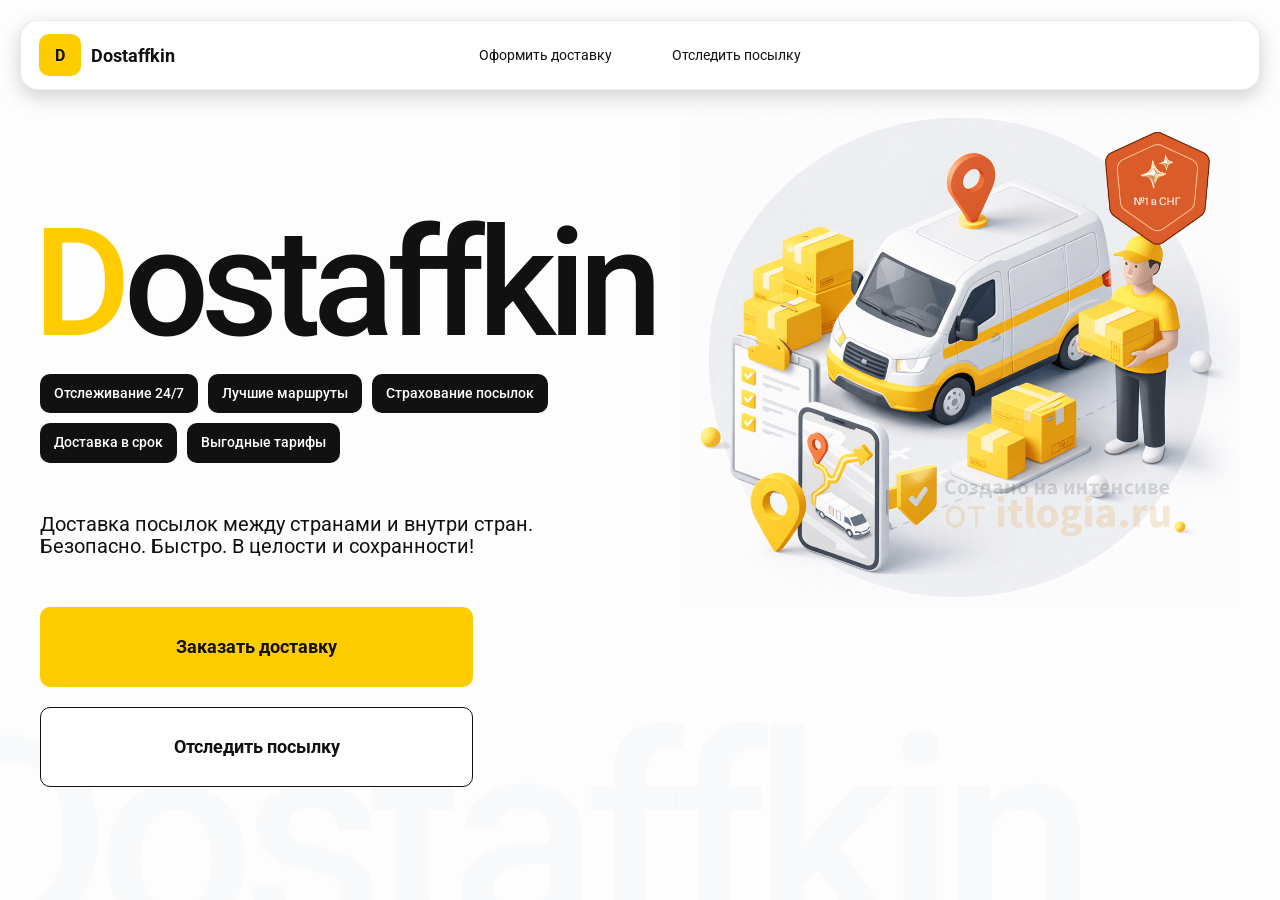
<file: index.html>
<!DOCTYPE html>
<html lang="en">

<head>
    <meta charset="UTF-8">
    <meta name="viewport" content="width=device-width,initial-scale=1,maximum-scale=1,user-scalable=0" />
    <title>Dostaffkin — Доставка посылок между странами и внутри стран. Безопасно. Быстро. В целости и сохранности!
    </title>

    <link rel="stylesheet" href="styles/base.css" />
    <link rel="stylesheet" href="styles/base_adaptive.css" />
    <link rel="stylesheet" href="styles/index.css" />
    <link rel="stylesheet" href="styles/index_adaptive.css" />
</head>

<body>

    <div class="container">
        <header class="header">
            <a class="header-brand" href="#">
                <div class="header-logo">D</div>
                <div class="header-title">Dostaffkin</div>
            </a>
            <nav class="header-menu">
                <a class="header-link" href="./order.html">Оформить <span>доставку</span></a>
                <a class="header-link" href="./track.html">Отследить <span>посылку</span></a>
            </nav>
        </header>
        <main class="main">
            <section class="main-info">
                <div class="main-title">
                    <span>D</span>ostaffkin
                </div>
                <div class="main-features">
                    <div class="main-feature">Отслеживание 24/7</div>
                    <div class="main-feature">Лучшие маршруты</div>
                    <div class="main-feature">Страхование посылок</div>
                    <div class="main-feature">Доставка в срок</div>
                    <div class="main-feature">Выгодные тарифы</div>
                </div>
                <div class="main-description">
                    Доставка посылок между странами и внутри стран.
                    Безопасно. Быстро. В целости и сохранности!
                </div>
                <div class="main-actions">
                    <a class="button" type="button" href="./order.html">Заказать доставку</a>
                    <a class="button button-white" type="button" href="./track.html">Отследить посылку</a>
                </div>
            </section>
            <div class="main-title-ghost">Dostaffkin</div>
            <section class="main-image">
                <img src="img/main-image.png" alt="Main image" />
            </section>
        </main>
    </div>

</body>

</html>
</file>
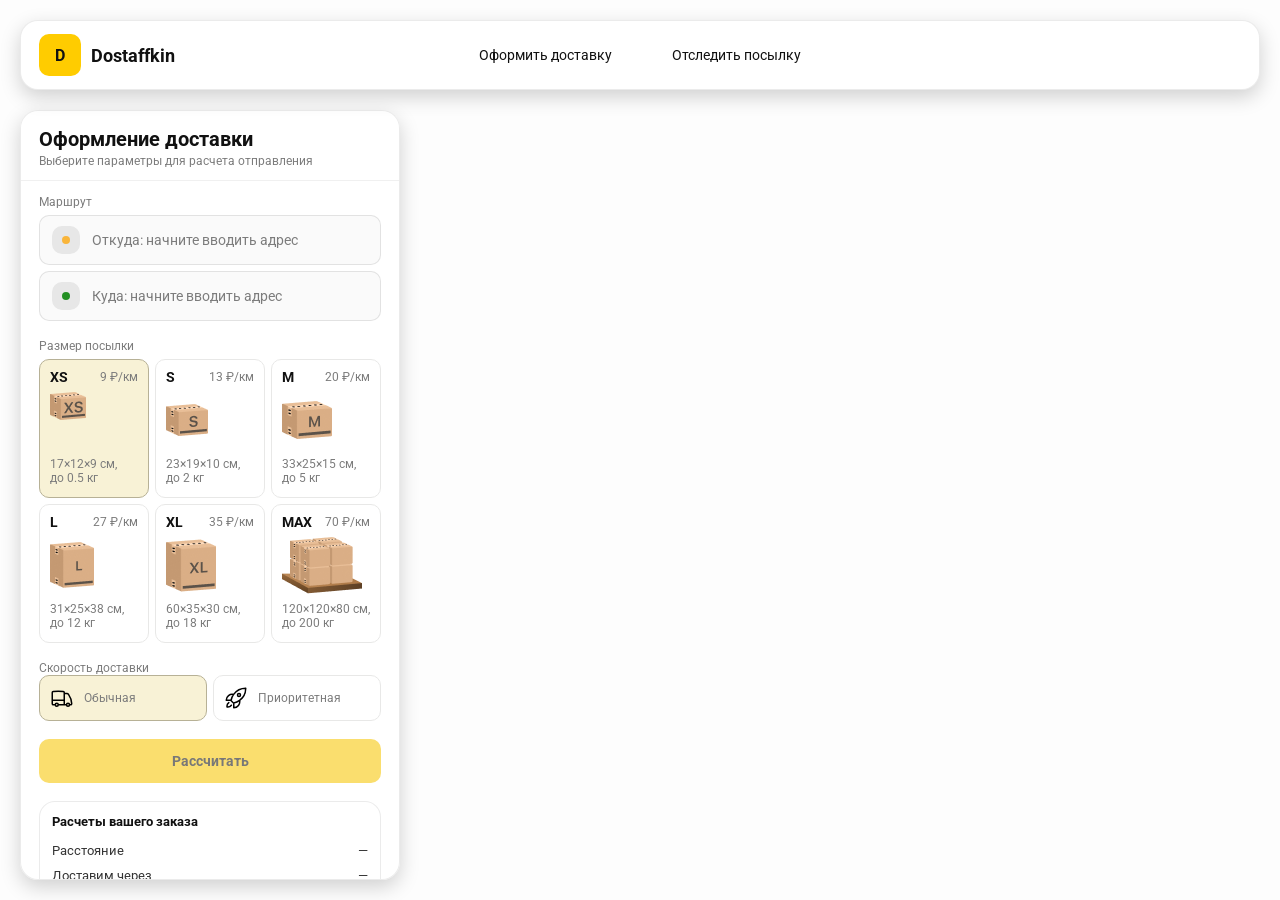
<file: order.html>
<!doctype html>
<html lang="ru">

<head>
    <meta charset="utf-8" />
    <meta name="viewport" content="width=device-width,initial-scale=1,maximum-scale=1,user-scalable=0" />
    <title>Оформление доставки</title>

    <link rel="stylesheet" href="styles/base.css" />
    <link rel="stylesheet" href="styles/base_adaptive.css" />

    <link rel="stylesheet" href="styles/order.css" />
    <link rel="stylesheet" href="styles/order_adaptive.css" />

    <script src="https://api-maps.yandex.ru/2.1/?lang=ru_RU&apikey=77bd0fd0-1175-46b7-8ab5-28402d75b8a6&suggest_apikey=65564f4c-04b5-4ac0-a503-022fc22219de" type="text/javascript"></script>
</head>

<body>
    <div id="map"></div>
    <header class="header">
        <a class="header-brand" href="./index.html">
            <div class="header-logo">D</div>
            <div class="header-title">Dostaffkin</div>
        </a>
        <nav class="header-menu">
            <a class="header-link" href="#">Оформить <span>доставку</span></a>
            <a class="header-link" href="./track.html">Отследить <span>посылку</span></a>
        </nav>
    </header>
    <aside class="main" id="sidebar">
        <div class="main-header">
            <div class="main-title">Оформление доставки</div>
            <div class="main-text">Выберите параметры для расчета отправления</div>
        </div>
        <div class="main-content">
            <div class="main-route">
                <div class="main-block-title">Маршрут</div>
                <div class="main-fields">
                    <div class="main-field" id="fromField">
                        <div class="main-pin"></div>
                        <input id="from" placeholder="Откуда: начните вводить адрес" autocomplete="off" />
                        <div class="main-ac" id="fromAc" role="listbox" aria-label="Подсказки адресов"></div>
                    </div>
                    <div class="main-field" id="toField">
                        <div class="main-pin"></div>
                        <input id="to" placeholder="Куда: начните вводить адрес" autocomplete="off" />
                        <div class="main-ac" id="toAc" role="listbox" aria-label="Подсказки адресов"></div>
                    </div>
                </div>
            </div>
            <div class="main-package">
                <div class="main-block-title">Размер посылки</div>
                <div class="main-sizes">
                    <div class="main-size-card is-active" data-value="xs">
                        <div class="main-size-top">
                            <div class="main-size-label">XS</div>
                            <div class="main-size-rate">9 ₽/км</div>
                        </div>
                        <div class="main-size-media">
                            <img src="img/size/xs.png" alt="Короб XS" />
                        </div>
                        <div class="main-size-description">17×12×9 см,<br>до 0.5 кг</div>
                    </div>
                    <div class="main-size-card" data-value="s">
                        <div class="main-size-top">
                            <div class="main-size-label">S</div>
                            <div class="main-size-rate">13 ₽/км</div>
                        </div>
                        <div class="main-size-media">
                            <img src="img/size/s.png" alt="Короб S" />
                        </div>
                        <div class="main-size-description">23×19×10 см,<br>до 2 кг</div>
                    </div>
                    <div class="main-size-card" data-value="m">
                        <div class="main-size-top">
                            <div class="main-size-label">M</div>
                            <div class="main-size-rate">20 ₽/км</div>
                        </div>
                        <div class="main-size-media">
                            <img src="img/size/m.png" alt="Короб M" />
                        </div>
                        <div class="main-size-description">33×25×15 см,<br>до 5 кг</div>
                    </div>
                    <div class="main-size-card" data-value="l">
                        <div class="main-size-top">
                            <div class="main-size-label">L</div>
                            <div class="main-size-rate">27 ₽/км</div>
                        </div>
                        <div class="main-size-media">
                            <img src="img/size/l.png" alt="Короб L" />
                        </div>
                        <div class="main-size-description">31×25×38 см,<br>до 12 кг</div>
                    </div>
                    <div class="main-size-card" data-value="xl">
                        <div class="main-size-top">
                            <div class="main-size-label">XL</div>
                            <div class="main-size-rate">35 ₽/км</div>
                        </div>
                        <div class="main-size-media">
                            <img src="img/size/xl.png" alt="Короб XL" />
                        </div>
                        <div class="main-size-description">60×35×30 см,<br>до 18 кг</div>
                    </div>
                    <div class="main-size-card" data-value="max">
                        <div class="main-size-top">
                            <div class="main-size-label">MAX</div>
                            <div class="main-size-rate">70 ₽/км</div>
                        </div>
                        <div class="main-size-media main-size-media-palleta">
                            <img src="img/size/max.png" alt="Паллета" />
                        </div>
                        <div class="main-size-description">120×120×80 см,<br>до 200 кг</div>
                    </div>
                </div>
            </div>
            <div class="main-speed">
                <div class="main-block-title">Скорость доставки</div>

                <div class="main-speeds">
                    <div class="main-speed-card is-active" data-value="regular">
                        <img class="main-speed-media" src="img/icons/regular.svg" alt="Regular" />
                        <div class="main-speed-description">Обычная</div>
                    </div>
                    <div class="main-speed-card" data-value="fast">
                        <img class="main-speed-media" src="img/icons/fast.svg" alt="Fast" />
                        <div class="main-speed-description">Приоритетная</div>
                    </div>

                </div>
            </div>
            <div class="main-calculate-block">
                <button id="calc" class="button calculate-button" type="button" disabled>Рассчитать</button>
            </div>
            <div class="main-result" id="result">
                <div class="main-result-title">Расчеты вашего заказа</div>
                <div class="main-result-lines">
                    <div class="main-result-line"><span>Расстояние</span><span id="distanceValue">—</span></div>
                    <div class="main-result-line"><span>Доставим через</span><span id="durationValue">—</span></div>
                    <div class="main-result-line"><span>Тариф</span><span id="rateValue">—</span></div>
                </div>
                <div class="main-price">
                    <div class="main-price-label">Итого</div>
                    <div class="main-price-value" id="totalValue">—</div>
                </div>
            </div>
            <div class="main-order-box">
                <div class="main-order-form" id="orderForm">
                    <div class="main-order-title">Оформление доставки</div>
                    <div class="main-block-info-row">
                        <div class="main-block-title">Контакты</div>
                        <div class="order-fields">
                            <div class="main-field">
                                <input id="customerName" placeholder="Ваше имя" autocomplete="off" />
                            </div>
                            <div class="main-field">
                                <input id="customerPhone" placeholder="Ваш телефон" autocomplete="off"
                                    inputmode="tel" />
                            </div>
                        </div>
                    </div>
                    <div class="main-block-info-row extra-info">
                        <div class="main-block-title">Дополнительная информация</div>
                        <div class="main-field textarea">
                            <textarea id="comment" placeholder="Детали доставки и комментарии"></textarea>
                        </div>
                    </div>
                    <button id="submit" class="button main-submit-request" type="button" disabled>Отправить
                        заявку
                    </button>
                </div>
                <div class="main-order-success" id="orderSuccess">
                    <div class="main-success-icon">✓</div>
                    <div class="main-success-title">Заявка отправлена!</div>
                    <div class="main-success-title">Номер отправления – <span id="orderId"></span></div>
                    <div class="main-success-subtitle">Мы скоро свяжемся с вами</div>
                </div>
            </div>
        </div>
    </aside>
    <script src="scripts/order.js"></script>
</body>

</html>
</file>
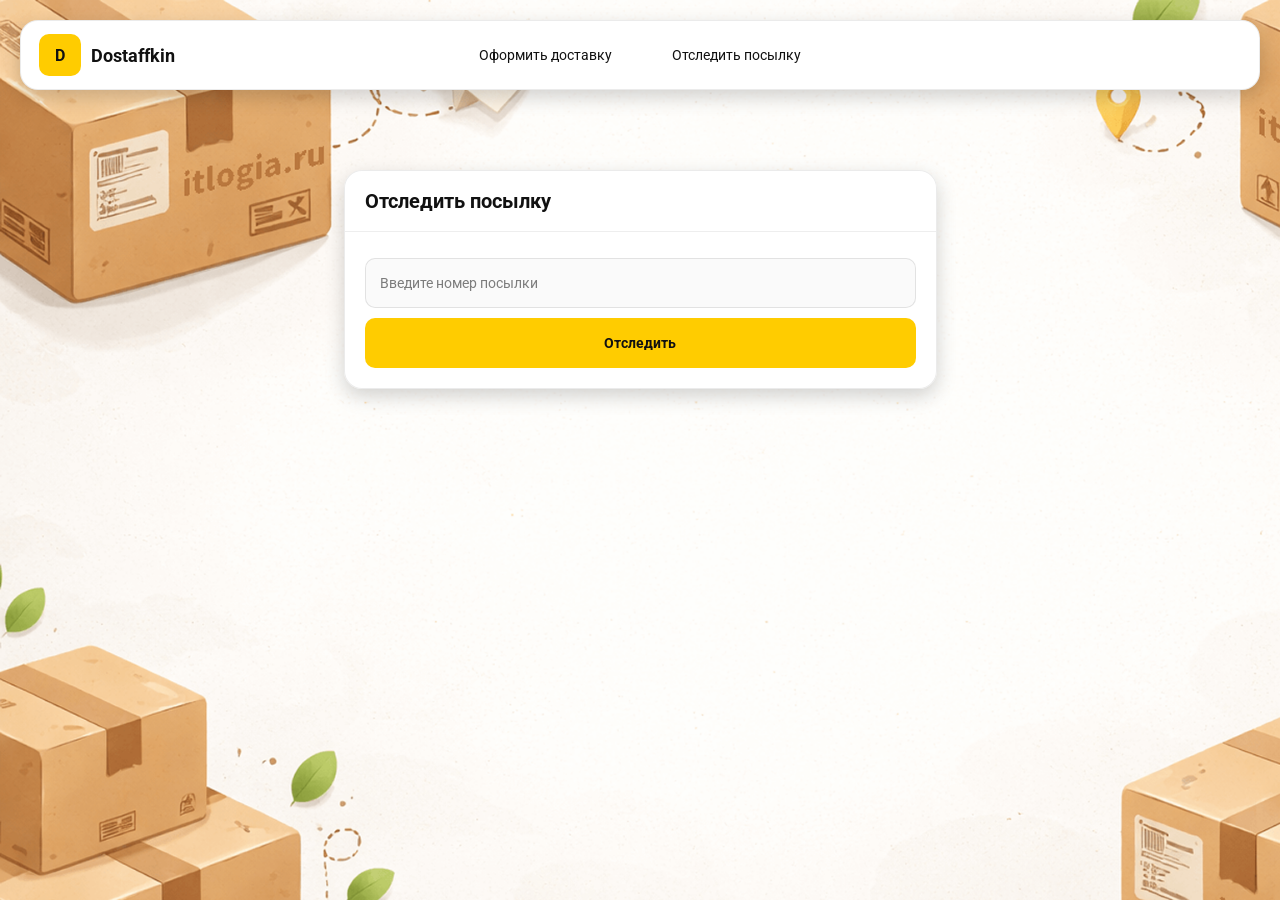
<file: track.html>
<!doctype html>
<html lang="ru">

<head>
    <meta charset="utf-8" />
    <meta name="viewport" content="width=device-width,initial-scale=1,maximum-scale=1,user-scalable=0" />
    <title>Отследить посылку</title>
    <link rel="stylesheet" href="styles/base.css" />
    <link rel="stylesheet" href="styles/base_adaptive.css" />

    <link rel="stylesheet" href="styles/track.css" />
    <link rel="stylesheet" href="styles/track_adaptive.css" />
</head>

<body>
    <div class="container">
        <header class="header">
            <a class="header-brand" href="./index.html">
                <div class="header-logo">D</div>
                <div class="header-title">Dostaffkin</div>
            </a>
            <nav class="header-menu">
                <a class="header-link" href="./order.html">Оформить <span>доставку</span></a>
                <a class="header-link" href="#">Отследить <span>посылку</span></a>
            </nav>
        </header>
        <main class="track-content">
            <section class="track-card track-search">
                <div class="track-title">Отследить посылку</div>
                <div class="track-action">
                    <div class="main-field track-field">
                        <input id="trackNumber" placeholder="Введите номер посылки" autocomplete="off" />
                    </div>
                    <button id="trackButton" class="button track-button" type="button">Отследить</button>
                </div>
            </section>
            <section class="track-card track-result" id="trackResult">
                <div class="track-result-header">
                    <div class="track-id" id="trackIdValue"></div>
                    <div class="track-routes">
                        <div class="track-route">
                            <div class="track-route-pin">
                                <svg xmlns="http://www.w3.org/2000/svg" fill="none" viewBox="0 0 24 24"
                                    stroke-width="1.5" stroke="orange" class="size-6">
                                    <path stroke-linecap="round" stroke-linejoin="round"
                                        d="M15 10.5a3 3 0 1 1-6 0 3 3 0 0 1 6 0Z" />
                                    <path stroke-linecap="round" stroke-linejoin="round"
                                        d="M19.5 10.5c0 7.142-7.5 11.25-7.5 11.25S4.5 17.642 4.5 10.5a7.5 7.5 0 1 1 15 0Z" />
                                </svg>
                            </div>
                            <div class="track-route-address" id="trackFromValue">
                                Откуда: Москва, улица Арбат, 1
                            </div>
                        </div>
                        <div class="track-route track-route-arrow">
                            <svg xmlns="http://www.w3.org/2000/svg" fill="none" viewBox="0 0 24 24" stroke-width="1.5"
                                stroke="currentColor" class="size-6">
                                <path stroke-linecap="round" stroke-linejoin="round"
                                    d="M19.5 13.5 12 21m0 0-7.5-7.5M12 21V3" />
                            </svg>
                        </div>
                        <div class="track-route">
                            <div class="track-route-pin">
                                <svg xmlns="http://www.w3.org/2000/svg" fill="none" viewBox="0 0 24 24"
                                    stroke-width="1.5" stroke="green" class="size-6">
                                    <path stroke-linecap="round" stroke-linejoin="round"
                                        d="M15 10.5a3 3 0 1 1-6 0 3 3 0 0 1 6 0Z" />
                                    <path stroke-linecap="round" stroke-linejoin="round"
                                        d="M19.5 10.5c0 7.142-7.5 11.25-7.5 11.25S4.5 17.642 4.5 10.5a7.5 7.5 0 1 1 15 0Z" />
                                </svg>
                            </div>
                            <div class="track-route-address" id="trackToValue">
                                Куда: Минск, проспект Независимости, 58
                            </div>
                        </div>
                    </div>
                </div>
                <div class="track-info">
                    <div class="track-status-title">Статус данной посылки:</div>
                    <div class="track-status-list" id="trackStatusList"></div>
                </div>
            </section>
        </main>
    </div>
    <script src="scripts/track.js"></script>
</body>

</html>
</file>
<file: styles/base.css>
*, *::before, *::after {
    box-sizing: border-box;
}

@font-face {
    font-family: "Roboto";
    src: url("../fonts/Roboto-Regular.ttf");
    font-weight: normal;
}

@font-face {
    font-family: "Roboto";
    src: url("../fonts/Roboto-Bold.ttf");
    font-weight: bold;
}

@font-face {
    font-family: "Roboto";
    src: url("../fonts/Roboto-Medium.ttf");
    font-weight: 500;
}

html, body {
    margin: 0;
    color: #111111;
    font-family: "Roboto", sans-serif;
}

body {
    background: #FDFDFD;
}

.header {
    border-radius: 18px;
    box-shadow: 0 7px 20px 0 #0000002E;
    backdrop-filter: blur(10px);
    background: #ffffff;
    left: 20px;
    border: 1px solid rgba(0, 0, 0, 0.08);
    position: fixed;
    right: 20px;
    top: 20px;
    padding: 14px 18px;
    height: 70px;
    display: flex;
    align-items: center;
    z-index: 6;
}

.header-brand {
    display: flex;
    align-items: center;
    text-decoration: none;
    gap: 10px;
}

.header-logo {
    width: 42px;
    height: 42px;
    border-radius: 10px;
    background: #FFCC00;
    display: grid;
    place-items: center;
    font-weight: bold;
    color: #111;
}

.header-title {
    font-size: 18px;
    font-weight: bold;
    color: #111111;
    text-decoration: none;
}

.header-menu {
    display: flex;
    align-items: center;
    gap: 60px;
    margin: 0;
    position: absolute;
    left: 50%;
    transform: translateX(-50%);
}

.header-link {
    font-size: 14px;
    color: #111111;
    text-decoration: none;
}

.button {
    border: 0;
    outline: none;
    height: 44px;
    border-radius: 10px;
    font-size: 14px;
    font-weight: bold;
    cursor: pointer;
    font-family: inherit;
    transition: transform .08s ease, opacity .12s ease;
    background: #ffcc00;
    color: #111111;
    text-align: center;
    text-decoration: none;
}

.button:hover {
    background-color: #E5BC19;
}

.button:disabled {
    cursor: not-allowed;
    background-color: #FADE6E;
    color: #787878;
    transform: none;
}

.button.button-white {
    background: #ffffff;
    border: 1px solid #111111;
}

.button.button-white:hover {
    background: rgb(241 241 241);
}

.main-field {
    display: flex;
    align-items: center;
    margin-top: 6px;
    gap: 10px;
    border: 1px solid #1111111A;
    background: #FAFAFA;
    border-radius: 10px;
    padding: 10px 12px;
    position: relative;
    box-sizing: border-box;
    height: 50px;
}

.main-field.textarea {
    height: auto;
}

.main-pin {
    width: 28px;
    height: 28px;
    border-radius: 10px;
    background: rgba(17, 17, 17, 0.08);
    display: grid;
    place-items: center;
    flex: 0 0 auto;
    position: relative;
}

.main-pin::before {
    content: "";
    width: 8px;
    height: 8px;
    border-radius: 999px;
    background: orange;
    opacity: .75;
    display: block;
}

.main-field:last-child .main-pin::before {
    background: green;
    opacity: .85;
}

input, textarea {
    width: 100%;
    border: 0;
    outline: none;
    background: transparent;
    font-size: 14px;
    color: #111111;
    font-family: inherit;
}

textarea {
    resize: vertical;
    min-height: 72px;
    padding: 2px 0;
}

input::placeholder, textarea::placeholder {
    color: #7C7C7C;
}

.main-field:focus-within {
    border-color: rgba(0, 0, 0, 0.20);
    box-shadow: 0 0 0 4px rgba(255, 204, 0, 0.35);
    background: rgba(255, 255, 255, 0.75);
}
</file>
<file: styles/base_adaptive.css>
@media (max-width: 767px) {
    .header {
        left: 10px;
        right: 10px;
        top: 10px;
    }

    .header-link span {
        display: none;
    }

    .header-menu {
        gap: 20px;
        justify-content: flex-start;
        margin: 0 0 0 30px;
        position: static;
        transform: none;
    }
}

@media (max-width: 420px) {
    .header-title {
        display: none;
    }
}

@media (max-width: 374px) {
    .header-menu {
        gap: 10px;
        margin: 0 0 0 10px;
    }
}
</file>
<file: styles/index.css>
.container {
    overflow: hidden;
    min-height: 100vh;
}

.main {
    padding: 111px 40px 40px;
    position: relative;
    display: flex;
}

.main-info {
    max-width: 840px;
    width: 100%;
    position: relative;
}

.main-title {
    margin-top: 98px;
    font-weight: 500;
    font-size: 200px;
    line-height: 1;
    letter-spacing: -0.05em;
    color: #111111;
    left: -15px;
    position: relative;
}

.main-title span {
    color: #ffcc00;
}

.main-features {
    margin-top: 15px;
    display: flex;
    flex-wrap: wrap;
    gap: 10px;
}

.main-feature {
    background: #111111;
    color: #ffffff;
    padding: 12px 14px;
    font-weight: 500;
    font-size: 14px;
    line-height: 1.1;
    border-radius: 10px;
}

.main-description {
    margin-top: 50px;
    max-width: 500px;
    font-size: 20px;
    line-height: 1.1;
    color: #111111;
}

.main-actions {
    margin-top: 50px;
    display: flex;
    flex-direction: column;
    gap: 20px;
}

.main-actions .button {
    height: 80px;
    width: 433px;
    font-size: 18px;
    font-weight: bold;
    place-items: center;
    display: grid;
}

.main-title-ghost {
    position: absolute;
    z-index: -1;
    left: -70px;
    bottom: -150px;
    font-weight: 500;
    font-size: 278px;
    line-height: 1;
    letter-spacing: -0.05em;
    color: #ECEDF04D;
}

.main-image {
    width: 1024px;
    top: 100px;
    z-index: -2;
}

.main-image img {
    width: 100%;
    max-width: 1024px;
    height: auto;
    display: block;
}
</file>
<file: styles/index_adaptive.css>
@media (max-width: 1760px) {
    .main-title {
        font-size: 150px;
        left: -7px;
    }

    .main-info {
        max-width: 640px;
    }
}

@media (max-width: 1200px) {
    .main-info {
        max-width: 540px;
    }

    .main {
        padding: 111px 20px 20px;
    }

    .main-title {
        font-size: 120px;
        left: -4px;
    }

    .main-title-ghost {
        font-size: 220px;
    }
}

@media (max-width: 1024px) {
    .main-title {
        margin-top: 30px;
    }

    .main {
        flex-direction: column-reverse;
    }

    .main-image {
        max-width: 350px;
        position: absolute;
        left: 370px;
        top: 370px;
    }

    .main-info {
        max-width: 100%;
    }

    .main-actions {
        gap: 10px;
    }

    .main-actions .button {
        height: 50px;
        font-size: 14px;
        width: auto;
        max-width: 300px;
    }

    .main-description {
        max-width: 350px;
    }
}

@media (max-width: 570px) {
    .main-title {
        font-size: 88px;
    }

    .main-description {
        max-width: 100%
    }

    .main-actions {
       width: 100%;
    }

    .main-actions .button {
        width: 100%;
        max-width: 100%
    }

    .main-image {
        max-width: 650px;
        position: absolute;
        left: 170px;
        top: 70px;
        opacity: 0.2;
    }
}

@media (max-width: 400px) {
    .main-title {
        font-size: 70px;
    }
}
</file>
<file: styles/order.css>
#map {
    background-size: cover;
    position: fixed;
    inset: 0;
}

.main {
    border-radius: 18px;
    box-shadow: 0 7px 20px 0 #0000002E;
    backdrop-filter: blur(10px);
    background: rgba(255, 255, 255, 0.96);
    left: 20px;
    border: 1px solid rgba(0, 0, 0, 0.08);
    position: fixed;
    top: 110px;
    bottom: 20px;
    width: 380px;
    display: flex;
    flex-direction: column;
    overflow: hidden;
    z-index: 5;
}

.main-header {
    padding: 18px 18px 12px 18px;
    border-bottom: 1px solid rgba(0, 0, 0, 0.06);
    display: flex;
    flex-direction: column;
}

.main-title {
    font-size: 20px;
    line-height: 100%;
    font-weight: bold;
}

.main-text {
    font-size: 12px;
    margin-top: 5px;
    color: #7C7C7C;
}

.main-content {
    padding: 14px 18px 18px 18px;
    overflow: auto;
    scrollbar-width: none;
    display: flex;
    flex-direction: column;
    gap: 18px;
    flex: 1;
}

.main-block-title {
    font-size: 12px;
    color: #7C7C7C;
}

.main-route .main-block-title,
.main-package .main-block-title {
    margin-bottom: 6px;
}

.main-sizes {
    display: grid;
    gap: 6px;
    grid-template-columns: repeat(3, 1fr);
}

.main-size-card {
    border: 1px solid #E8E8E7;
    background: #FFFFFF;
    border-radius: 10px;
    padding: 10px;
    cursor: pointer;
    user-select: none;
    transition: transform .08s ease, border-color .12s ease, background .12s ease;
    min-height: 139px;
}

.main-size-card:hover {
    transform: translateY(-1px);
}

.main-size-card.is-active {
    background-color: #F8F2D6;
    border-color: #B7B196;
}

.main-size-top {
    display: flex;
    align-items: center;
    justify-content: space-between;
}

.main-size-label {
    font-weight: bold;
    font-size: 14px;
    color: #111111;
    line-height: 100%;
}

.main-size-rate {
    font-size: 12px;
    color: #7C7C7C;
    line-height: 100%;
}

.main-size-media {
    margin-top: 8px;
    height: 57px;
}

.main-size-description {
    margin-top: 8px;
    font-size: 12px;
    color: #7C7C7C;
    line-height: 1.2;
}

.calculate-button {
    width: 100%;
}

.main-result {
    border: 1px solid rgba(0, 0, 0, 0.08);
    background: rgba(255, 255, 255, 0.75);
    border-radius: 16px;
    padding: 12px;
    line-height: 1.25;
}

.main-result-title {
    font-weight: bold;
    font-size: 13px;
    color: #111111;
    margin-bottom: 13px;
}

.main-result-lines {
    gap: 8px;
    display: flex;
    flex-direction: column;
}

.main-result-line {
    font-size: 13px;
    color: rgba(17, 17, 17, 0.85);
    display: flex;
    justify-content: space-between;
}

.main-price {
    margin-top: 18px;
    padding-top: 10px;
    border-top: 1px dashed rgba(0, 0, 0, 0.12);
    display: flex;
    align-items: baseline;
    justify-content: space-between;
}

.main-price-label {
    font-size: 12px;
    color: rgba(17, 17, 17, 0.55);
}

.main-price-value {
    font-size: 20px;
    font-weight: bold;
    color: #111111;
    letter-spacing: -0.3px;
}

.main-order-box {
    background: #ffffff;
    border: 1px solid #E8E8E7;
    border-radius: 10px;
    padding: 12px;
}

.main-order-title {
    margin-bottom: 8px;
    font-weight: bold;
    font-size: 14px;
    color: #111111;
}

.main-block-info {
    display: flex;
    flex-direction: column;
    gap: 6px;
}

.order-fields {
    display: grid;
    grid-template-columns: 1fr 1fr;
    column-gap: 10px;
    margin-top: 6px;
}

.main-block-info-row.extra-info {
    display: block;
    margin-top: 13px;
}

.main-submit-request {
    width: 100%;
    margin-top: 6px;
}

.main-order-success {
    display: none;
    text-align: center;
    padding: 22px 12px;
    gap: 12px;
}

.main-order-success.is-visible {
    display: flex;
    flex-direction: column;
    align-items: center;
}

.main-success-icon {
    width: 56px;
    height: 56px;
    border-radius: 50%;
    background: #16a34a;
    color: #ffffff;
    display: grid;
    place-items: center;
    font-size: 30px;
}

.main-success-title {
    font-size: 14px;
    font-weight: bold;
    color: #111111;
}

.main-success-subtitle {
    font-size: 12px;
    color: rgba(17, 17, 17, 0.55);
    line-height: 1.3;
}

.main-speed.main-block-title {
    margin-bottom: 6px;
}

.main-speeds {
    display: grid;
    gap: 6px;
    grid-template-columns: repeat(2, 1fr);
}

.main-speed-card {
    border: 1px solid #E8E8E7;
    background: #FFFFFF;
    border-radius: 10px;
    padding: 10px;
    cursor: pointer;
    user-select: none;
    transition: transform .08s ease, border-color .12s ease, background .12s ease;
    display: flex;
    align-items: center;
    gap: 10px;
}

.main-speed-card:hover {
    transform: translateY(-1px);
}

.main-speed-card.is-active {
    background-color: #F8F2D6;
    border-color: #B7B196;
}

.main-speed-description {
    font-size: 12px;
    color: #7C7C7C;
    line-height: 1.2;
}
</file>
<file: styles/order_adaptive.css>
@media (max-width: 767px) {
    .main {
        left: 10px;
        right: 10px;
        top: 50%;
        bottom: 12px;
        width: auto;
        max-width: none;
    }
}

@media (max-width: 420px) {
    .main-sizes {
        grid-template-columns: repeat(2, 1fr);
    }
}
</file>
<file: styles/track.css>
.container {
    background: #F4F4F4 url("../img/track-image.png");
    background-size: cover;
    min-height: 100vh;
    padding: 170px 0 50px 0;
}

.track-content {
    width: 593px;
    margin: 0 auto;
}

.track-card {
    width: 100%;
    border-radius: 18px;
    box-shadow: 0 7px 20px 0 #0000002E;
    backdrop-filter: blur(10px);
    background: rgba(255, 255, 255, 0.96);
    border: 1px solid rgba(0, 0, 0, 0.08);
}

.track-title {
    font-size: 20px;
    line-height: 100%;
    font-weight: bold;
    border-bottom: 1px solid #EEEEEE;
    padding: 20px;
}

.track-action {
    padding: 20px;
}

.track-button {
    width: 100%;
    height: 50px;
}

.track-field {
    margin-bottom: 10px;
}

.track-result {
    margin-top: 5px;
    display: none;
}

.track-result.is-visible {
    display: block;
}

.track-result-header {
    font-weight: bold;
    font-size: 14px;
    color: #111111;
    padding: 20px;
    border-bottom: 1px solid #EEEEEE;
}

.track-id {
    margin-bottom: 12px;
    font-size: 20px;
}

.track-routes {
    display: flex;
    flex-direction: column;
    gap: 10px;
    font-weight: normal;
}

.track-route {
    display: flex;
    align-items: center;
    gap: 10px;
}

.track-route-pin {
    width: 24px;
    height: 24px;
    flex-shrink: 0;
}

.track-route-arrow {
    padding: 15px 0;
    width: 24px;
    height: 24px;
}

.track-info {
    padding: 20px;
}

.track-status {
    display: flex;
    align-items: center;
    font-size: 12px;
    gap: 10px;
}

.track-status-title {
    font-size: 14px;
    color: #111111;
    margin-bottom: 20px;
}

.track-status-list {
    display: flex;
    flex-direction: column;
    gap: 15px;
}

.track-status-icon {
    width: 40px;
    height: 40px;
    border-radius: 50%;
    background: rgba(17, 17, 17, 0.08);
    display: grid;
    place-items: center;
    flex: 0 0 auto;
}

.track-status.created .track-status-icon {
    background-color: #F1CB00;
}

.track-status.in-way .track-status-icon {
    background-color: #F08A11;
}

.track-status.ready .track-status-icon {
    background-color: #A35D0A;
}

.track-status.done .track-status-icon {
    background-color: #37C93B;
}

.track-status-text {
    display: flex;
    align-items: center;
    justify-content: space-between;
    color: #111111;
    font-size: 12px;
    flex: 1;
}

.track-status-date {
    color: rgba(17, 17, 17, 0.55);
}
</file>
<file: styles/track_adaptive.css>
@media (max-width: 767px) {
    .container {
        padding: 130px 0 50px 0;
    }

    .track-content {
        width: 100%;
        padding-left: 10px;
        padding-right: 10px;
    }

    .track-result-header {
        padding: 20px;
    }
}
</file>
